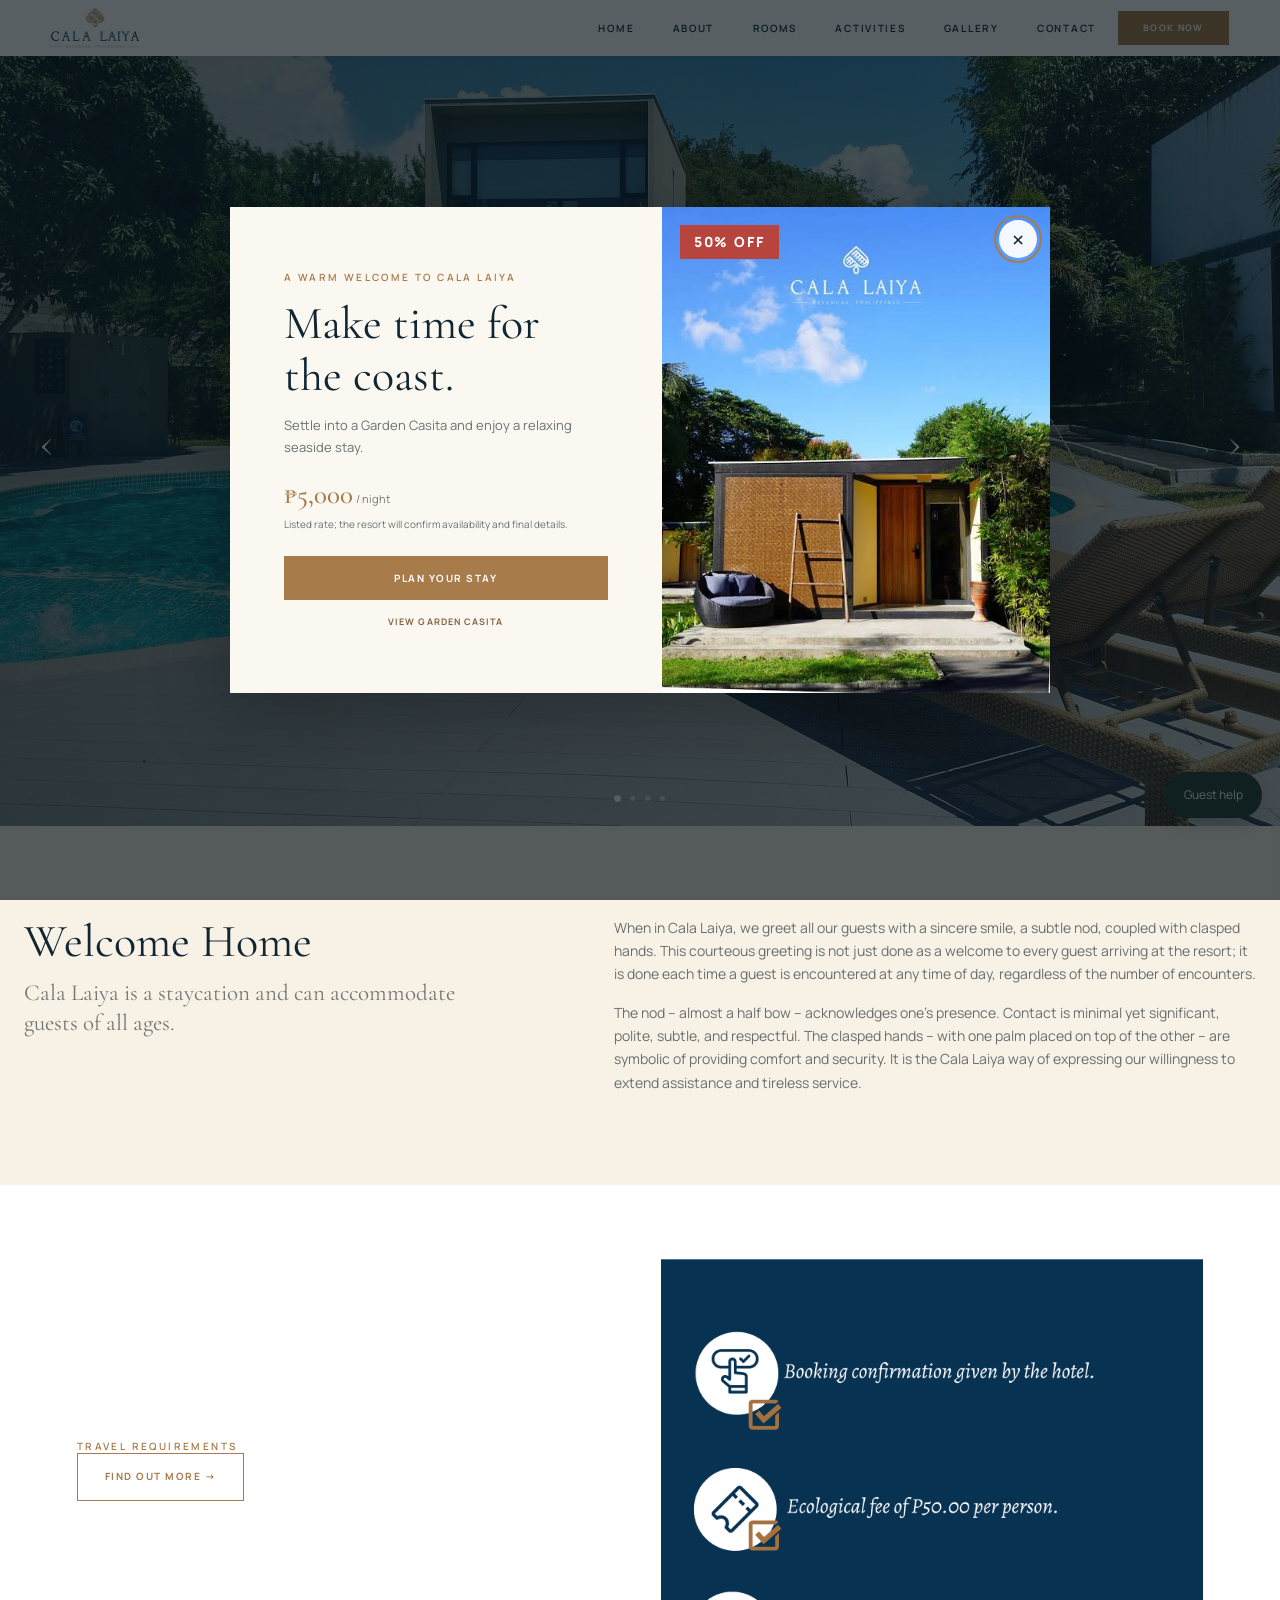
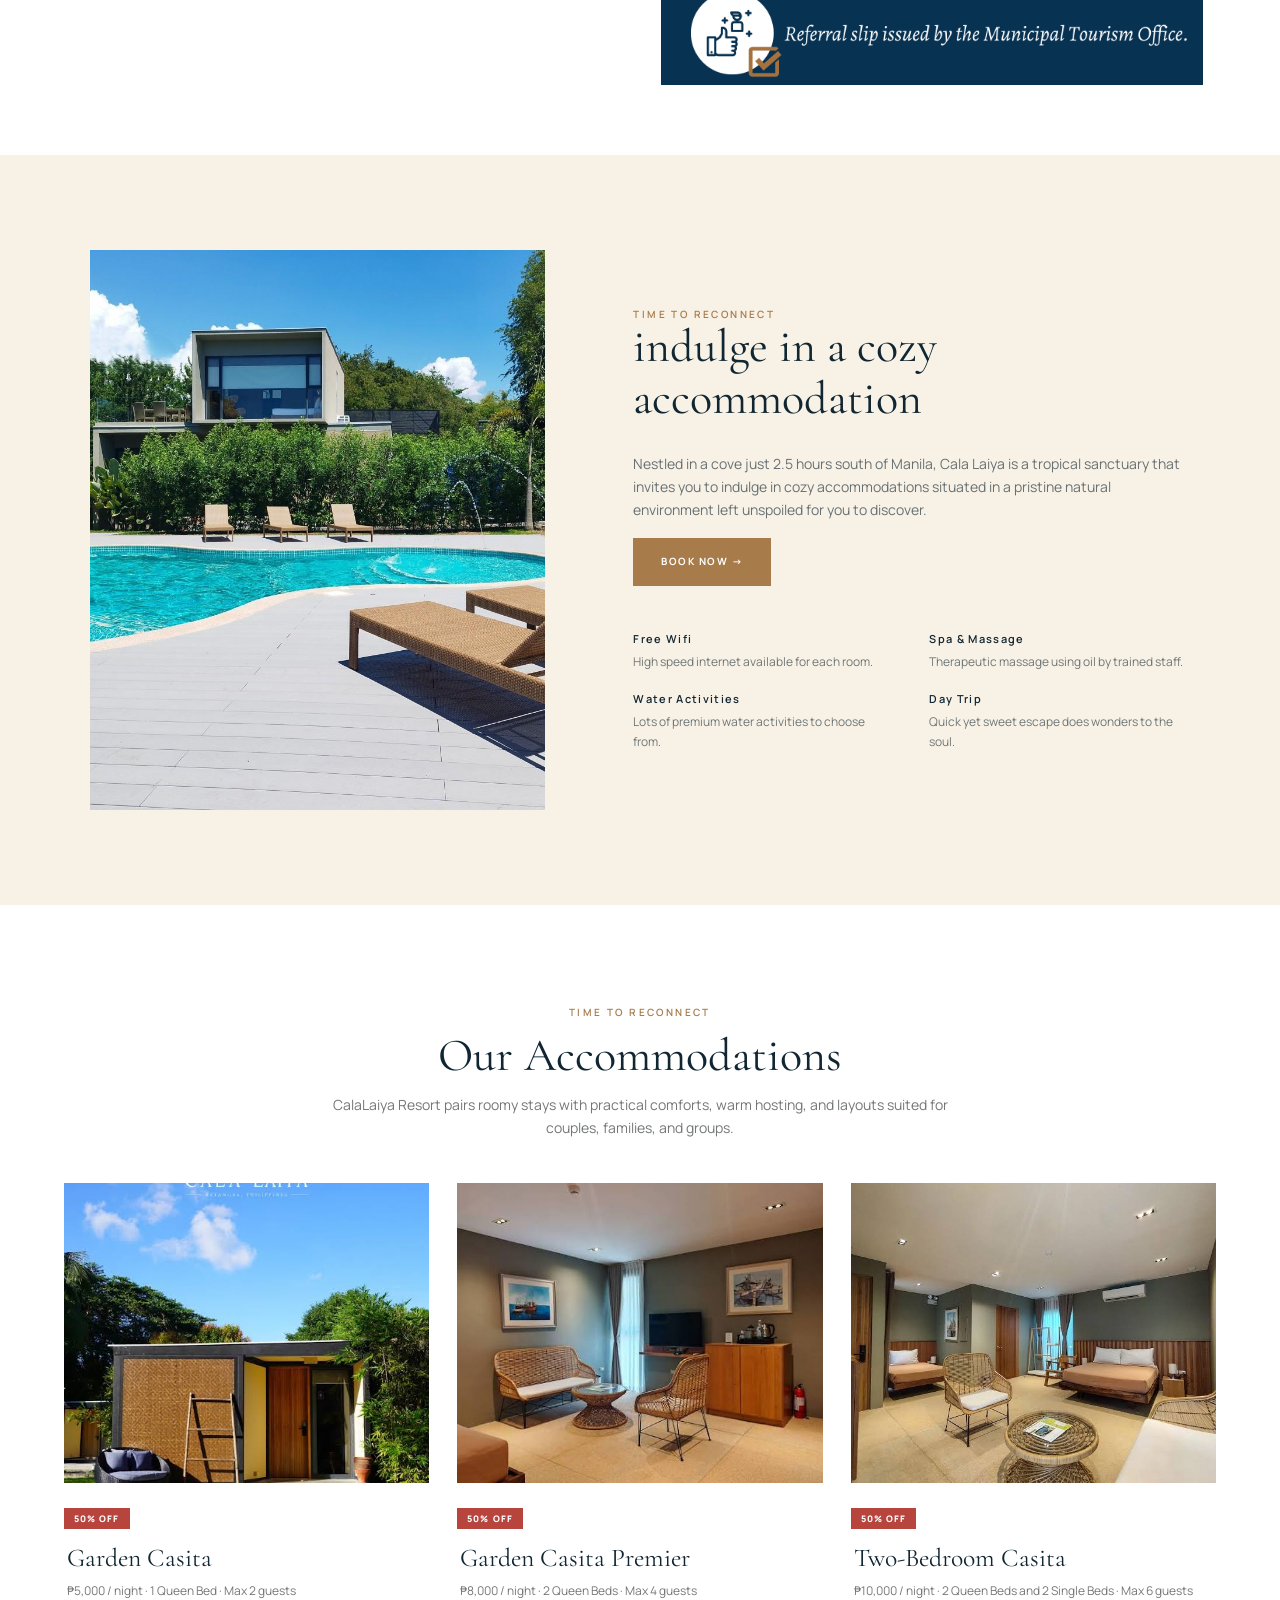
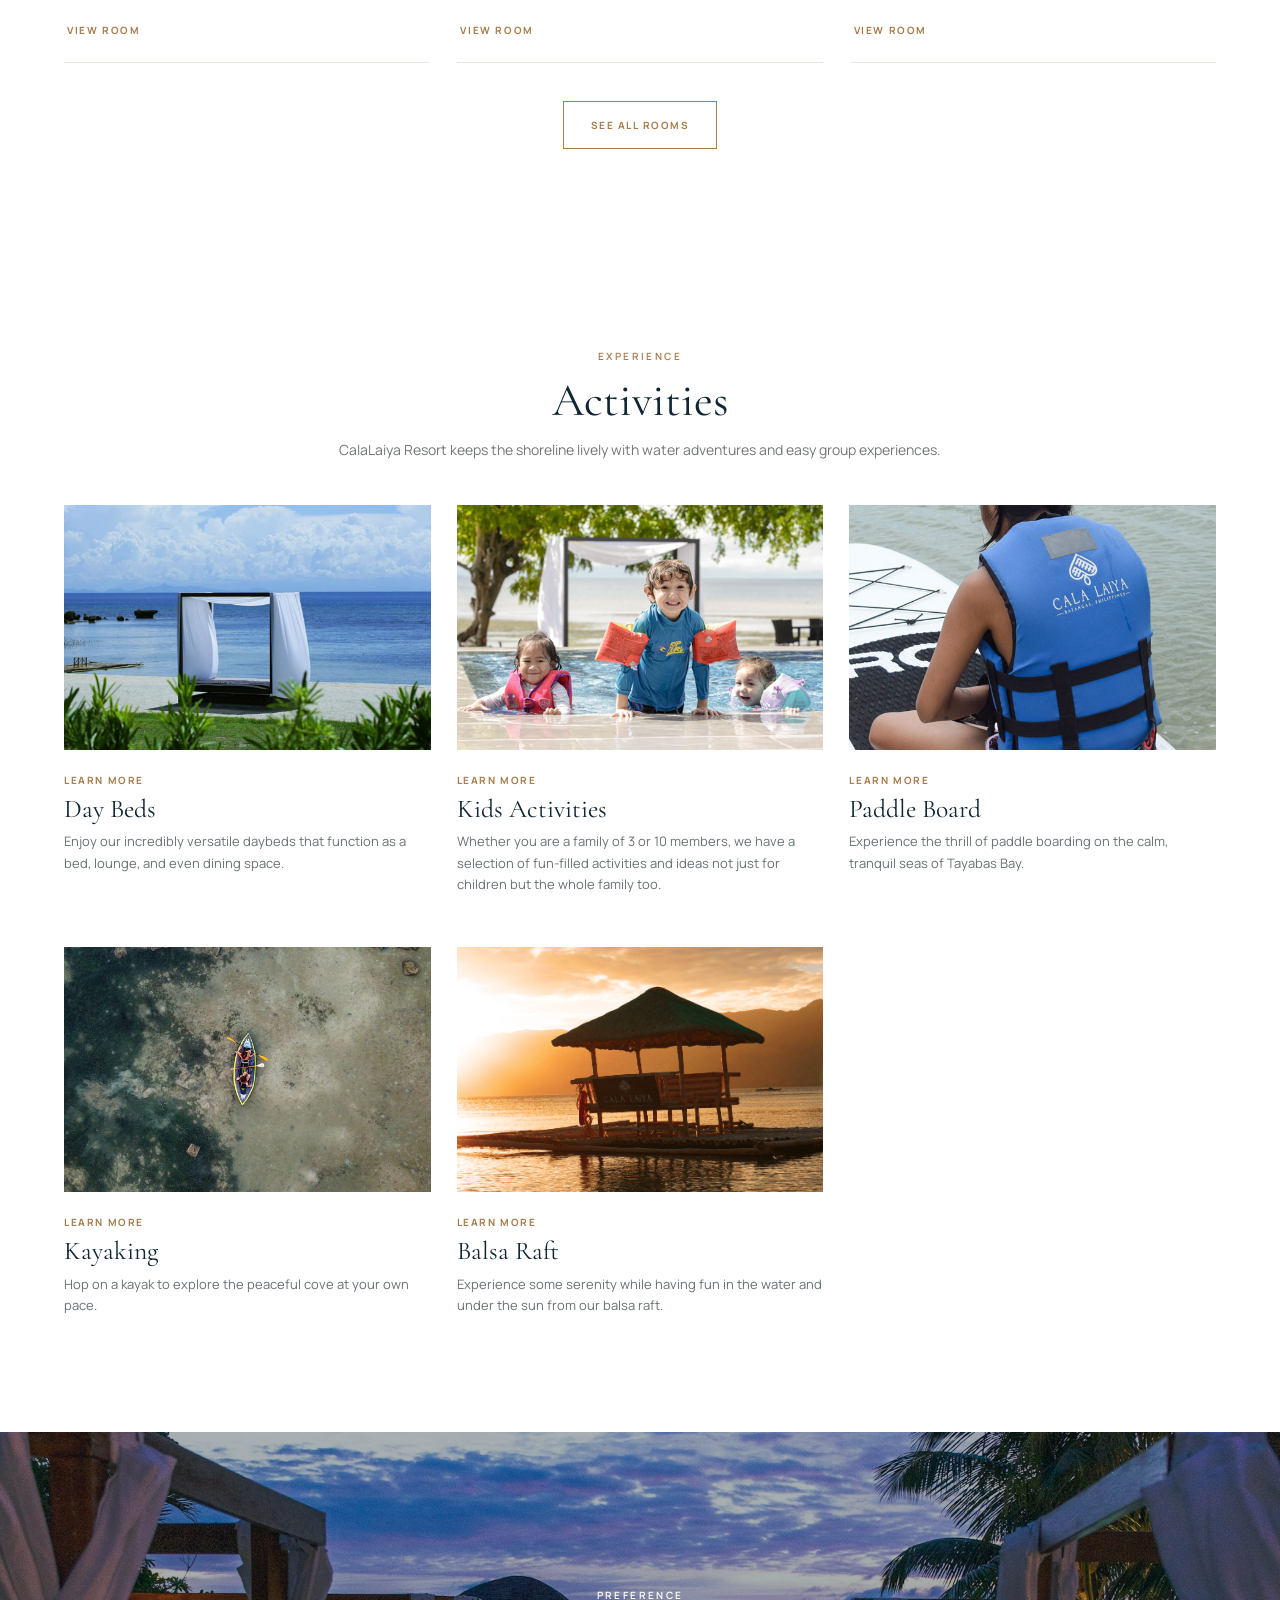
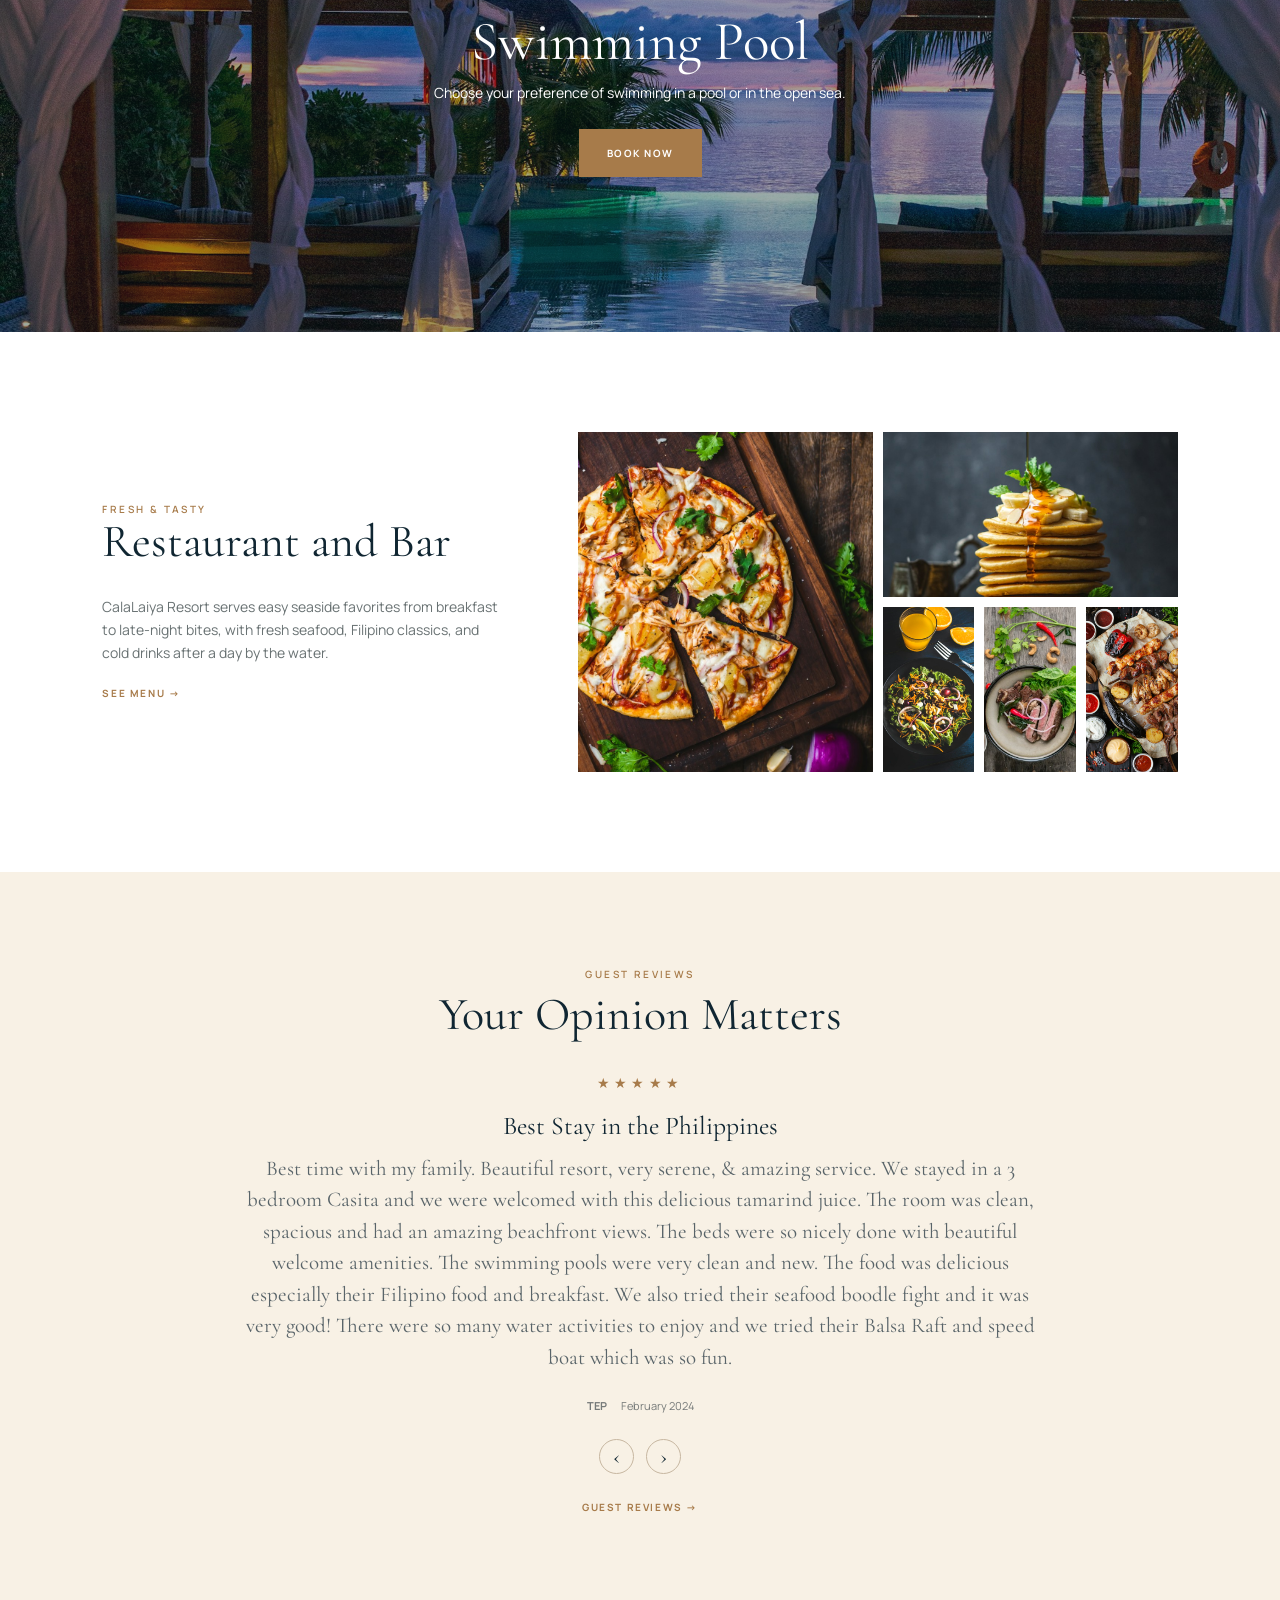
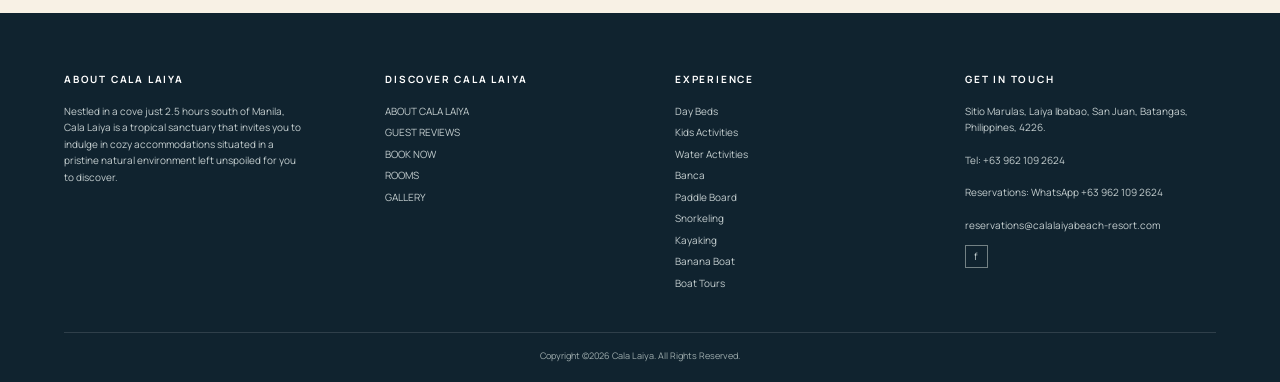
<file: index.html>
<!doctype html>
<html lang="en">
  <head>
    <meta charset="utf-8" />
    <meta name="viewport" content="width=device-width, initial-scale=1" />
    <meta name="theme-color" content="#102632" />
    <meta
      name="description"
      content="Cala Laiya Beach Resort is a coastal retreat in Laiya, Batangas with room bookings, flexible payments, and a calmer seaside experience."
    />
    <meta property="og:title" content="Cala Laiya Beach Resort" />
    <meta
      property="og:description"
      content="Cala Laiya Beach Resort is a coastal retreat in Laiya, Batangas with room bookings, flexible payments, and a calmer seaside experience."
    />
    <meta property="og:type" content="website" />
    <title>Cala Laiya Beach Resort</title>
    <link rel="preconnect" href="https://fonts.googleapis.com" />
    <link rel="preconnect" href="https://fonts.gstatic.com" crossorigin />
    <link
      href="https://fonts.googleapis.com/css2?family=Cormorant+Garamond:wght@400;500;600;700&family=Manrope:wght@400;500;600;700;800&display=swap"
      rel="stylesheet"
    />
    <link rel="stylesheet" href="/styles.css" />
    <script src="/api-config.js"></script>
    <script defer src="/app.js"></script>
  </head>
  <body>
    <div id="app"></div>
  </body>
</html>
</file>
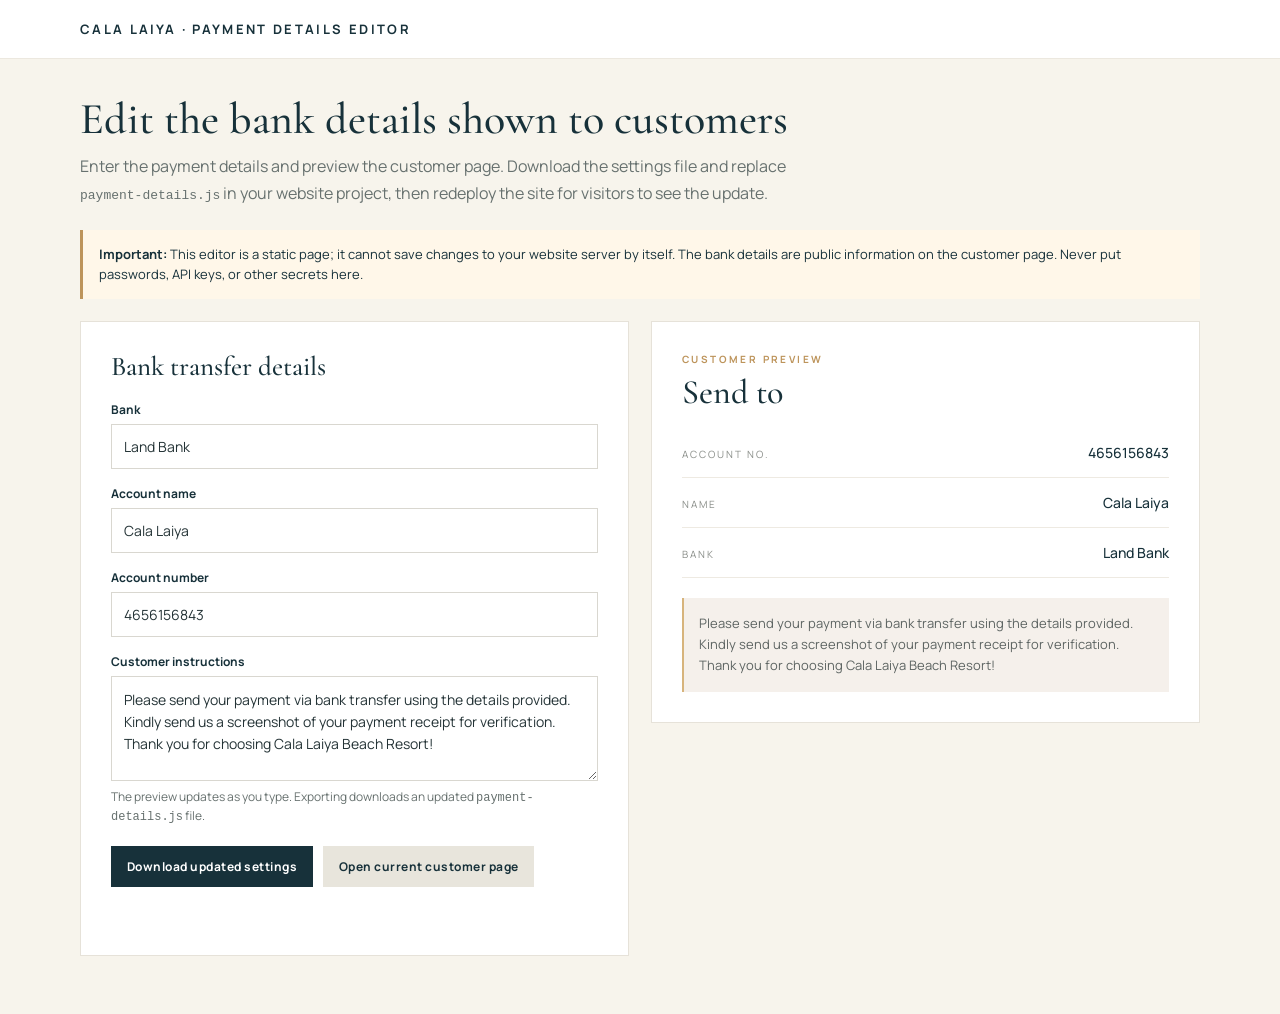
<file: payment-editor.html>
<!doctype html>
<html lang="en">
  <head>
    <meta charset="utf-8" />
    <meta name="viewport" content="width=device-width, initial-scale=1" />
    <meta name="theme-color" content="#102632" />
    <title>Payment Details Editor | Cala Laiya</title>
    <link rel="preconnect" href="https://fonts.googleapis.com" />
    <link rel="preconnect" href="https://fonts.gstatic.com" crossorigin />
    <link href="https://fonts.googleapis.com/css2?family=Cormorant+Garamond:wght@400;500;600&family=Manrope:wght@400;500;600;700&display=swap" rel="stylesheet" />
    <style>
      :root { --ink: #17313a; --muted: #67716f; --gold: #bd945b; --paper: #f7f4ec; --line: #e6e2d9; }
      * { box-sizing: border-box; }
      body { margin: 0; background: var(--paper); color: var(--ink); font-family: Manrope, Arial, sans-serif; }
      header { background: #fff; border-bottom: 1px solid #ece8df; padding: 20px max(20px, calc((100vw - 1120px) / 2)); }
      .brand { letter-spacing: .18em; font-size: 13px; font-weight: 700; }
      main { width: min(1120px, calc(100% - 32px)); margin: 36px auto 60px; }
      h1 { font: 500 clamp(32px, 5vw, 44px)/1.1 "Cormorant Garamond", Georgia, serif; margin: 0 0 10px; }
      .intro { color: var(--muted); line-height: 1.65; margin: 0 0 24px; max-width: 760px; }
      .notice { background: #fff7e9; border-left: 3px solid var(--gold); padding: 14px 16px; line-height: 1.55; font-size: 13px; margin-bottom: 22px; }
      .grid { display: grid; grid-template-columns: minmax(0, 1fr) minmax(0, 1fr); gap: 22px; align-items: start; }
      .panel { background: #fff; border: 1px solid var(--line); padding: clamp(20px, 3vw, 30px); }
      h2 { font: 500 27px/1.1 "Cormorant Garamond", Georgia, serif; margin: 0 0 20px; }
      label { display: block; font-size: 12px; font-weight: 700; margin: 16px 0 6px; }
      input, textarea { display: block; width: 100%; border: 1px solid #d9d7d0; background: #fff; color: #243336; padding: 12px; font: inherit; font-size: 14px; }
      textarea { min-height: 105px; resize: vertical; line-height: 1.55; }
      .help { font-size: 12px; color: var(--muted); margin-top: 7px; line-height: 1.5; }
      .buttons { display: flex; flex-wrap: wrap; gap: 10px; margin-top: 20px; }
      button, .linkbtn { cursor: pointer; border: 0; background: var(--ink); color: #fff; padding: 12px 16px; font: inherit; font-size: 12px; font-weight: 700; text-decoration: none; letter-spacing: .04em; }
      .secondary { background: #e8e5dc; color: var(--ink); }
      .eyebrow { color: var(--gold); font-size: 10px; letter-spacing: .24em; text-transform: uppercase; font-weight: 700; }
      .preview h3 { margin: 10px 0 18px; font: 500 34px/1 "Cormorant Garamond", Georgia, serif; }
      .preview-row { display: flex; justify-content: space-between; align-items: baseline; gap: 14px; border-bottom: 1px solid #eeeae2; padding: 15px 0; }
      .preview-row span:first-child { color: #898d88; font-size: 10px; letter-spacing: .2em; text-transform: uppercase; }
      .preview-row strong { text-align: right; overflow-wrap: anywhere; font-size: 14px; font-weight: 500; }
      .preview-note { background: #f5f0eb; border-left: 2px solid #d7b47c; color: #5d6462; padding: 15px; margin-top: 20px; white-space: pre-wrap; font-size: 13px; line-height: 1.65; }
      .result { margin-top: 14px; min-height: 24px; color: #436b4d; font-size: 13px; line-height: 1.5; }
      @media (max-width: 760px) { .grid { grid-template-columns: 1fr; } }
    </style>
    <script src="./payment-details.js"></script>
  </head>
  <body>
    <header><div class="brand">CALA LAIYA · PAYMENT DETAILS EDITOR</div></header>
    <main>
      <h1>Edit the bank details shown to customers</h1>
      <p class="intro">Enter the payment details and preview the customer page. Download the settings file and replace <code>payment-details.js</code> in your website project, then redeploy the site for visitors to see the update.</p>
      <div class="notice"><strong>Important:</strong> This editor is a static page; it cannot save changes to your website server by itself. The bank details are public information on the customer page. Never put passwords, API keys, or other secrets here.</div>
      <div class="grid">
        <section class="panel" aria-labelledby="form-heading">
          <h2 id="form-heading">Bank transfer details</h2>
          <label for="bank">Bank</label><input id="bank" autocomplete="off" />
          <label for="accountName">Account name</label><input id="accountName" autocomplete="off" />
          <label for="accountNumber">Account number</label><input id="accountNumber" inputmode="numeric" autocomplete="off" />
          <label for="instructions">Customer instructions</label><textarea id="instructions"></textarea>
          <p class="help">The preview updates as you type. Exporting downloads an updated <code>payment-details.js</code> file.</p>
          <div class="buttons">
            <button id="download" type="button">Download updated settings</button>
            <a class="linkbtn secondary" href="./payment-instructions.html" target="_blank" rel="noopener">Open current customer page</a>
          </div>
          <div class="result" id="result" role="status" aria-live="polite"></div>
        </section>
        <section class="panel preview" aria-labelledby="preview-heading">
          <div class="eyebrow">Customer Preview</div>
          <h3 id="preview-heading">Send to</h3>
          <div class="preview-row"><span>Account No.</span><strong id="preview-number"></strong></div>
          <div class="preview-row"><span>Name</span><strong id="preview-account-name"></strong></div>
          <div class="preview-row"><span>Bank</span><strong id="preview-bank"></strong></div>
          <div class="preview-note" id="preview-instructions"></div>
        </section>
      </div>
    </main>
    <script>
      (() => {
        const defaults = window.CALA_PAYMENT_DETAILS || {};
        const fields = {
          bank: document.getElementById("bank"),
          accountName: document.getElementById("accountName"),
          accountNumber: document.getElementById("accountNumber"),
          instructions: document.getElementById("instructions"),
        };
        for (const [key, field] of Object.entries(fields)) field.value = defaults[key] || "";
        const preview = () => {
          document.getElementById("preview-number").textContent = fields.accountNumber.value || "—";
          document.getElementById("preview-account-name").textContent = fields.accountName.value || "—";
          document.getElementById("preview-bank").textContent = fields.bank.value || "—";
          document.getElementById("preview-instructions").textContent = fields.instructions.value || "";
        };
        Object.values(fields).forEach((field) => field.addEventListener("input", preview));
        preview();
        document.getElementById("download").addEventListener("click", () => {
          const data = Object.fromEntries(Object.entries(fields).map(([key, field]) => [key, field.value.trim()]));
          if (!data.bank || !data.accountName || !data.accountNumber) {
            document.getElementById("result").textContent = "Please fill in the bank, account name, and account number before downloading.";
            return;
          }
          const js = "// Public payment details displayed to visitors. These values are not secret.\\n// Replace this file in the website project and redeploy to publish changes.\\nwindow.CALA_PAYMENT_DETAILS = " + JSON.stringify(data, null, 2) + ";\\n";
          const url = URL.createObjectURL(new Blob([js], { type: "text/javascript;charset=utf-8" }));
          const link = document.createElement("a");
          link.href = url;
          link.download = "payment-details.js";
          document.body.appendChild(link);
          link.click();
          link.remove();
          URL.revokeObjectURL(url);
          document.getElementById("result").textContent = "Downloaded payment-details.js. Replace the existing file in your site project, upload/redeploy the project, and then check /payment-instructions.html.";
        });
      })();
    </script>
  </body>
</html>
</file>
<file: styles.css>
@import url("https://fonts.googleapis.com/css2?family=Cormorant+Garamond:wght@400;500;600;700&family=Manrope:wght@400;500;600;700;800&display=swap" );
:root {
  --ink: #102632;
  --deep: #10232f;
  --sea: #527c7a;
  --sand: #a77b4a;
  --cream: #f8f1e5;
  --paper: #fff;
  --muted: #767a79;
  --line: #e9e5de;
  --max: 1320px;
  --serif: "Cormorant Garamond", Georgia, serif;
  --sans: "Manrope", Arial, sans-serif;
  --header-h: 56px;
}
* {
  box-sizing: border-box;
}
html {
  scroll-behavior: smooth;
}
body {
  margin: 0;
  padding-top: var(--header-h);
  color: var(--ink);
  background: #fff;
  font-family: var(--sans);
  font-size: 14px;
  line-height: 1.65;
}
img {
  display: block;
  max-width: 100%;
}
a {
  color: inherit;
  text-decoration: none;
}
button,
input,
textarea,
select {
  font: inherit;
}
button {
  color: inherit;
}
button:focus-visible,
a:focus-visible,
input:focus-visible,
textarea:focus-visible,
select:focus-visible {
  outline: 2px solid var(--sand);
  outline-offset: 3px;
}
p {
  margin: 0.5rem 0 1rem;
}
h1,
h2,
h3 {
  font-family: var(--serif);
  font-weight: 400;
  line-height: 1.12;
  margin: 0 0 0.6em;
}
h1 {
  font-size: clamp(38px, 5vw, 68px);
}
h2 {
  font-size: clamp(30px, 3.6vw, 47px);
}
h3 {
  font-size: clamp(20px, 2vw, 27px);
}
.site-header {
  height: var(--header-h);
  padding: 0 clamp(18px, 4vw, 58px);
  display: flex;
  align-items: center;
  justify-content: space-between;
  gap: 22px;
  position: fixed;
  left: 0;
  right: 0;
  top: 0;
  z-index: 1000;
  background: rgba(255, 255, 255, 0.96);
  box-shadow: 0 1px 8px rgba(12, 35, 42, 0.05);
}
.brand {
  display: flex;
  align-items: center;
  min-width: 120px;
}
.brand-logo {
  width: 88px;
  max-height: 42px;
  object-fit: contain;
}
.brand-mark {
  font-family: var(--serif);
  font-size: 17px;
  letter-spacing: 0.28em;
  white-space: nowrap;
  color: #232724;
}
.main-nav {
  display: flex;
  align-items: center;
  gap: clamp(18px, 3vw, 42px);
  margin-left: auto;
}
.main-nav a {
  font-size: 10px;
  font-weight: 600;
  letter-spacing: 0.17em;
  position: relative;
  padding: 8px 0;
}
.main-nav a:after {
  content: "";
  position: absolute;
  left: 0;
  right: 100%;
  bottom: 2px;
  height: 1px;
  background: var(--sand);
  transition: right 0.22s;
}
.main-nav a:hover:after,
.main-nav a.active:after {
  right: 0;
}
.button {
  min-height: 48px;
  padding: 13px 27px;
  display: inline-flex;
  align-items: center;
  justify-content: center;
  border: 1px solid var(--sand);
  background: var(--sand);
  color: #fff;
  font-size: 10px;
  font-weight: 700;
  letter-spacing: 0.15em;
  text-align: center;
  transition:
    background 0.2s,
    color 0.2s,
    border-color 0.2s;
  cursor: pointer;
}
.button:hover {
  background: #87613d;
  border-color: #87613d;
}
.button-small {
  min-height: 34px;
  padding: 9px 24px;
  font-size: 9px;
}
.button-outline {
  background: transparent;
  color: var(--sand);
}
.button-outline:hover {
  color: #fff;
}
.button:disabled {
  opacity: 0.48;
  cursor: not-allowed;
}
.menu-toggle {
  display: none;
  border: 0;
  background: transparent;
  width: 36px;
  height: 36px;
  padding: 8px;
  flex-direction: column;
  gap: 5px;
  justify-content: center;
}
.menu-toggle span {
  height: 1px;
  background: var(--ink);
  width: 100%;
}
main {
  min-height: 55vh;
}
.eyebrow {
  font-family: var(--sans);
  font-size: 10px;
  letter-spacing: 0.24em;
  font-weight: 600;
  line-height: 1.4;
  display: block;
}
.copper {
  color: var(--sand);
}
.small-note,
.muted {
  color: var(--muted);
  font-size: 12px;
}
.text-link {
  font-size: 10px;
  letter-spacing: 0.16em;
  font-weight: 700;
  color: var(--sand);
  display: inline-flex;
  align-items: center;
  gap: 8px;
}
.text-link:hover {
  color: var(--ink);
}
.section-heading {
  text-align: center;
  max-width: 760px;
  margin: 0 auto 44px;
  padding: 0 20px;
}
.section-heading p {
  max-width: 670px;
  margin: 0 auto;
  color: #737775;
}
.section-heading h2 {
  margin: 0.25em 0;
}
.home-hero {
  height: min(770px, calc(100vh - var(--header-h)));
  min-height: 520px;
  background-size: cover;
  background-position: center;
  display: grid;
  place-items: center;
  position: relative;
  color: #fff;
  text-align: center;
}
.hero-copy {
  padding: 35px 18px;
  text-shadow: 0 1px 12px rgba(0, 0, 0, 0.16);
}
.hero-copy .eyebrow {
  letter-spacing: 0.38em;
  font-size: 12px;
}
.hero-copy h1 {
  font-size: clamp(48px, 8vw, 93px);
  letter-spacing: 0.2em;
  margin: 12px 0 0 0;
  padding-left: 0.2em;
  font-weight: 400;
}
.hero-copy i {
  display: block;
  width: 46px;
  height: 1px;
  background: var(--sand);
  margin: 23px auto;
}
.hero-control {
  position: absolute;
  top: 50%;
  transform: translateY(-50%);
  border: 0;
  background: transparent;
  color: #fff;
  font: 300 50px var(--serif);
  width: 56px;
  height: 70px;
  cursor: pointer;
  transition: background 0.2s;
}
.hero-control:hover {
  background: rgba(0, 0, 0, 0.18);
}
.hero-control.previous {
  left: 18px;
}
.hero-control.next {
  right: 18px;
}
.hero-dots {
  position: absolute;
  bottom: 25px;
  display: flex;
  gap: 10px;
}
.hero-dot {
  border: 0;
  padding: 0;
  width: 5px;
  height: 5px;
  border-radius: 50%;
  background: rgba(255, 255, 255, 0.55);
  cursor: pointer;
}
.hero-dot.on {
  background: white;
  transform: scale(1.35);
}
.intro-section {
  padding: 90px 24px 75px;
  background: var(--cream);
  display: grid;
  grid-template-columns: minmax(220px, 0.85fr) minmax(300px, 1.15fr);
  gap: 9vw;
  align-items: start;
}
.intro-section .section-heading {
  text-align: left;
  margin: 0;
  padding: 0;
  max-width: 440px;
}
.intro-section .section-heading h2 {
  margin-top: 0;
}
.intro-section .section-heading p {
  font-family: var(--serif);
  font-size: 23px;
  line-height: 1.3;
}
.intro-text {
  max-width: 700px;
  color: #676f70;
}
.intro-text p:first-child {
  margin-top: 0;
}
.requirements {
  display: grid;
  grid-template-columns: 1fr 1.15fr;
  align-items: center;
  gap: 10%;
  padding: 70px max(calc((100% - var(--max)) / 2), 6vw);
  background: #fff;
}
.requirements h2 {
  margin: 10px 0 24px;
}
.requirements img {
  width: 100%;
  max-height: 430px;
  object-fit: cover;
}
.stay-section {
  padding: 95px clamp(24px, 7vw, 110px);
  display: grid;
  grid-template-columns: 0.9fr 1.1fr;
  gap: 8%;
  align-items: center;
  background: var(--cream);
}
.stay-photo img {
  width: 100%;
  height: 560px;
  object-fit: cover;
}
.stay-copy h2 {
  max-width: 610px;
}
.stay-copy > p {
  max-width: 620px;
  color: #677174;
}
.amenities {
  margin-top: 45px;
  display: grid;
  grid-template-columns: 1fr 1fr;
  gap: 20px 35px;
}
.amenities h3 {
  font: 600 11px var(--sans);
  letter-spacing: 0.12em;
  margin-bottom: 6px;
}
.amenities p {
  font-size: 12px;
  color: #6f7777;
  margin: 0;
}
.rooms-preview,
.activities-preview {
  padding: 100px 5vw;
  text-align: center;
}
.preview-cards {
  max-width: var(--max);
  margin: 0 auto 38px;
  display: grid;
  grid-template-columns: repeat(3, 1fr);
  gap: 28px;
  text-align: left;
}
.preview-card {
  padding-bottom: 22px;
  border-bottom: 1px solid var(--line);
}
.preview-card img {
  width: 100%;
  height: 300px;
  object-fit: cover;
  margin-bottom: 22px;
  transition: transform 0.4s;
}
.preview-card > a:first-child {
  display: block;
  overflow: hidden;
}
.preview-card > a:first-child:hover img {
  transform: scale(1.035);
}
.preview-card > .eyebrow,
.preview-card h3,
.preview-card p,
.preview-card > .text-link {
  margin-left: 3px;
  margin-right: 3px;
}
.preview-card h3 {
  margin-top: 7px;
  margin-bottom: 4px;
}
.preview-card p {
  color: #777;
  font-size: 12px;
}
.activity-cards {
  max-width: var(--max);
  margin: 0 auto;
  display: grid;
  grid-template-columns: repeat(3, 1fr);
  gap: 35px 26px;
  text-align: left;
}
.activity-card img {
  width: 100%;
  height: 245px;
  object-fit: cover;
  margin-bottom: 17px;
}
.activity-card h3 {
  margin: 5px 0;
}
.activity-card p {
  color: #687173;
  font-size: 13px;
}
.pool-feature {
  min-height: 500px;
  background-size: cover;
  background-position: center;
  display: grid;
  place-items: center;
  text-align: center;
  color: #fff;
  padding: 70px 22px;
}
.pool-feature h2 {
  font-size: 55px;
  margin: 9px 0;
}
.pool-feature p {
  max-width: 420px;
  margin: 0 auto 25px;
}
.restaurant-section {
  padding: 100px clamp(24px, 8vw, 120px);
  display: grid;
  grid-template-columns: 0.8fr 1.2fr;
  gap: 7%;
  align-items: center;
}
.restaurant-copy h2 {
  max-width: 400px;
}
.restaurant-copy p {
  max-width: 440px;
  color: #697273;
}
.food-grid {
  display: grid;
  grid-template-columns: repeat(6, 1fr);
  grid-template-rows: 165px 165px;
  gap: 10px;
}
.food-grid img {
  width: 100%;
  height: 100%;
  object-fit: cover;
}
.food-grid img:first-child {
  grid-column: span 3;
  grid-row: span 2;
}
.food-grid img:nth-child(2) {
  grid-column: span 3;
}
.food-grid img:nth-child(n + 3) {
  grid-column: span 1;
}
.reviews-section {
  background: var(--cream);
  padding: 95px 20px;
  text-align: center;
}
.reviews-section h2 {
  margin: 8px 0 30px;
}
.review-card {
  max-width: 810px;
  margin: 0 auto 20px;
}
.stars {
  color: var(--sand);
  letter-spacing: 0.3em;
}
.review-card h3 {
  margin: 18px 0 12px;
}
.review-card > p {
  font-family: var(--serif);
  font-size: 21px;
  line-height: 1.5;
  color: #596469;
}
.review-meta {
  display: flex;
  justify-content: center;
  gap: 14px;
  font-size: 11px;
  color: var(--muted);
  margin: 24px;
}
.review-controls {
  display: flex;
  justify-content: center;
  gap: 12px;
  margin: 20px;
}
.review-controls button {
  width: 35px;
  height: 35px;
  border: 1px solid #c7b7a1;
  background: transparent;
  border-radius: 50%;
  font: 24px var(--serif);
  cursor: pointer;
}
.page-banner {
  height: 390px;
  position: relative;
  display: flex;
  align-items: flex-end;
  justify-content: center;
  background-color: var(--cream);
  text-align: center;
  overflow: hidden;
}
.page-banner .banner-photo {
  position: absolute;
  inset: 0 0 auto;
  height: 58%;
  background-size: cover;
  background-repeat: no-repeat;
}
.page-banner .banner-copy {
  position: relative;
  z-index: 1;
  width: 100%;
  padding: 27px 18px 33px;
  background: var(--cream);
  min-height: 155px;
  display: flex;
  flex-direction: column;
  align-items: center;
  justify-content: center;
}
.page-banner .banner-copy h1 {
  font-size: clamp(34px, 4vw, 50px);
  margin: 4px 0;
}
.page-banner .banner-copy p {
  font: 22px var(--serif);
  color: var(--sand);
  margin: 0;
}
.page-banner .eyebrow {
  font-size: 9px;
  letter-spacing: 0.26em;
  color: var(--sand);
}
.page-banner .banner-foot {
  font-size: 8px;
  margin-top: 10px;
}
.page-banner.has-image {
  background-color: var(--cream);
}
.casitas-section {
  padding: 48px 5vw 95px;
}
.casitas-section .section-heading {
  margin-bottom: 35px;
}
.casita-grid {
  max-width: var(--max);
  margin: auto;
  display: grid;
  grid-template-columns: repeat(3, 1fr);
  gap: 26px 24px;
}
.casita-card {
  position: relative;
}
.casita-card > img {
  width: 100%;
  height: 210px;
  object-fit: cover;
}
.capacity {
  position: absolute;
  left: 0;
  right: 0;
  top: calc(210px - 32px);
  height: 32px;
  background: rgba(0, 0, 0, 0.45);
  color: white;
  padding: 0 10px;
  display: flex;
  align-items: center;
  justify-content: space-between;
  font-size: 9px;
}
.casita-caption {
  display: flex;
  align-items: center;
  justify-content: space-between;
  padding: 13px 5px;
}
.casita-caption h3 {
  font-size: 19px;
  margin: 0;
}
.casita-caption .text-link {
  font-size: 8px;
}
.about-explore {
  padding: 30px 6vw 90px;
  display: grid;
  grid-template-columns: 1fr 1fr;
  gap: 7%;
  align-items: center;
}
.about-photo {
  position: relative;
}
.about-photo img {
  height: 450px;
  width: 100%;
  object-fit: cover;
}
.about-photo .button {
  position: absolute;
  bottom: 25px;
  left: 25px;
}
.about-explore h2 {
  font-size: clamp(27px, 3vw, 39px);
}
.about-explore p {
  color: #687173;
}
.facilities {
  padding: 70px 6vw 95px;
  background: var(--cream);
  display: grid;
  grid-template-columns: 0.75fr 1.25fr;
  gap: 5%;
}
.facilities img {
  width: 100%;
  height: 260px;
  object-fit: cover;
  margin-bottom: 20px;
}
.facilities h2,
.facilities h3 {
  margin: 8px 0;
}
.facility-pair {
  display: grid;
  grid-template-columns: 1fr 1fr;
  gap: 25px;
}
.facility-pair img {
  height: 190px;
}
.facility-pair p {
  font-size: 12px;
  color: #6f7676;
}
.puppy-section {
  padding: 90px 7vw;
  display: grid;
  grid-template-columns: 1fr 1fr;
  gap: 9%;
  align-items: center;
}
.puppy-section p {
  color: #697273;
}
.puppy-section img {
  width: 100%;
  height: 390px;
  object-fit: cover;
}
.rooms-list {
  max-width: var(--max);
  margin: auto;
  padding: 55px 5vw 85px;
}
.room-rate-intro {
  max-width: 850px;
  margin: 0 auto 44px;
  padding: 18px 20px;
  background: var(--cream);
  color: var(--ink);
  font: 19px/1.5 var(--serif);
  text-align: center;
}
.room-category {
  margin-bottom: 52px;
}
.room-category-heading {
  margin: 0 0 28px;
  padding-bottom: 13px;
  border-bottom: 1px solid var(--line);
}
.room-category-heading h2 {
  margin: 5px 0 0;
  font-size: clamp(27px, 3vw, 36px);
}
.room-facts {
  margin: 16px 0 10px;
  padding-left: 18px;
  color: #697173;
  font-size: 12px;
}
.room-facts li {
  margin: 5px 0;
}
.room-guest-rates {
  color: #596365;
  font-size: 11px;
  line-height: 1.8;
}
.additional-guest-panel {
  max-width: 850px;
  margin: 30px auto;
  padding: clamp(22px, 4vw, 38px);
  background: var(--cream);
}
.additional-guest-panel h2 {
  margin: 0 0 12px;
  font-size: clamp(28px, 3vw, 38px);
}
.additional-guest-panel ul {
  padding-left: 20px;
  color: #586467;
  line-height: 1.9;
}
.room-choice-extra {
  color: #697173;
  font-size: 10px;
  line-height: 1.6;
}
.room-card {
  display: grid;
  grid-template-columns: 0.8fr 1.2fr;
  gap: 8%;
  padding: 0 0 55px;
  margin: 0 0 55px;
  border-bottom: 1px solid var(--line);
  align-items: start;
}
.room-card.reverse {
  grid-template-columns: 1.2fr 0.8fr;
}
.room-card.reverse .room-copy {
  order: 2;
}
.room-card.reverse .room-image {
  order: 1;
}
.room-copy h2 {
  font-size: 35px;
  margin: 0.35em 0;
}
.room-price {
  font-size: 18px;
  color: var(--sand);
  font-weight: 700;
  margin: 0;
}
.room-price small {
  font-size: 11px;
  color: #777;
  font-weight: 400;
}
.room-copy p {
  margin: 0.4rem 0;
}
.room-copy h3 {
  font: 700 10px var(--sans);
  letter-spacing: 0.13em;
  margin: 18px 0 5px;
}
.compact-list {
  margin: 0;
  padding-left: 18px;
  color: #697173;
  font-size: 12px;
  columns: 2;
  column-gap: 25px;
}
.compact-list li {
  break-inside: avoid;
  margin: 1px 0;
}
.room-image {
  display: block;
  position: relative;
  overflow: hidden;
}
.room-image img {
  width: 100%;
  height: 430px;
  object-fit: cover;
  transition: transform 0.4s;
}
.room-image:hover img {
  transform: scale(1.02);
}
.image-count {
  position: absolute;
  right: 15px;
  bottom: 15px;
  color: white;
  text-shadow: 0 1px 4px #000;
}
.room-actions {
  display: flex;
  gap: 30px;
  margin: 18px 0 10px;
}
.room-actions a {
  font-size: 9px;
}
.room-copy .small-note {
  font-size: 10px;
}
.detail-layout {
  max-width: var(--max);
  margin: 65px auto 90px;
  padding: 0 5vw;
  display: grid;
  grid-template-columns: 1.15fr 0.85fr;
  gap: 7%;
  align-items: start;
}
.detail-gallery {
  display: grid;
  grid-template-columns: 1fr 1fr;
  gap: 12px;
}
.detail-photo {
  border: 0;
  padding: 0;
  background: transparent;
  cursor: zoom-in;
}
.detail-photo:first-child {
  grid-column: span 2;
}
.detail-photo img {
  width: 100%;
  height: auto;
  object-fit: contain;
  background: #f6f1e8;
}
.detail-photo:first-child img {
  height: auto;
  max-height: 560px;
  object-fit: contain;
}
.detail-copy h2 {
  font-size: 38px;
  margin: 8px 0;
}
.detail-copy h3 {
  font: 700 11px var(--sans);
  letter-spacing: 0.12em;
  margin: 20px 0 8px;
}
.detail-copy ul {
  padding-left: 18px;
  font-size: 12px;
  color: #677174;
}
.detail-copy .button {
  margin-top: 14px;
}
.activities-list {
  max-width: var(--max);
  margin: auto;
  padding: 55px 5vw 90px;
}
.activity-row {
  display: grid;
  grid-template-columns: 1fr 1fr;
  gap: 6%;
  align-items: center;
  padding: 0 0 55px;
  margin-bottom: 55px;
  border-bottom: 1px solid var(--line);
}
.activity-row.reverse .activity-photo {
  order: 2;
}
.activity-row.reverse .activity-copy {
  order: 1;
}
.activity-photo {
  position: relative;
}
.activity-photo > img {
  width: 100%;
  height: 340px;
  object-fit: cover;
}
.see-gallery {
  position: absolute;
  bottom: 18px;
  left: 50%;
  transform: translateX(-50%);
  border: 0;
  background: #fff;
  color: var(--ink);
  padding: 12px 24px;
  font-size: 9px;
  letter-spacing: 0.17em;
  font-weight: 700;
  cursor: pointer;
}
.activity-copy h2 {
  font-size: 34px;
  margin: 0.35em 0;
}
.activity-copy p {
  color: #697173;
}
.activity-extra {
  white-space: pre-line;
}
.gallery-grid {
  padding: 35px 5vw 75px;
  max-width: var(--max);
  margin: auto;
  columns: 4;
  column-gap: 14px;
}
.gallery-item {
  display: inline-block;
  width: 100%;
  margin: 0 0 14px;
  padding: 0;
  border: 0;
  background: #fff;
  position: relative;
  cursor: zoom-in;
  overflow: hidden;
  break-inside: avoid;
}
.gallery-item img {
  width: 100%;
  height: auto;
  object-fit: contain;
  transition: transform 0.4s;
}
.gallery-item:hover img {
  transform: scale(1.04);
}
.gallery-item span {
  position: absolute;
  right: 14px;
  bottom: 9px;
  font: 32px var(--serif);
  color: white;
  text-shadow: 0 1px 5px #000;
}
.lightbox {
  position: fixed;
  inset: 0;
  background: rgba(4, 15, 20, 0.94);
  z-index: 3000;
  display: grid;
  place-items: center;
  padding: 40px;
}
.lightbox img {
  max-width: min(90vw, 1200px);
  max-height: 82vh;
  object-fit: contain;
}
.lightbox button {
  position: absolute;
  border: 0;
  background: transparent;
  color: white;
  cursor: pointer;
  font: 48px var(--serif);
}
.lightbox-close {
  right: 28px;
  top: 12px;
}
.lightbox-prev {
  left: 20px;
  top: 50%;
  transform: translateY(-50%);
}
.lightbox-next {
  right: 20px;
  top: 50%;
  transform: translateY(-50%);
}
.lightbox-count {
  position: absolute;
  bottom: 18px;
  color: white;
  font-size: 12px;
}
.contact-section {
  padding: 60px 6vw 90px;
  background: #f8f5ed;
  display: grid;
  grid-template-columns: 1fr 1fr;
  gap: 9%;
}
.contact-details h2,
.contact-form h2 {
  font-size: 32px;
  margin-bottom: 12px;
}
.contact-details p,
.contact-form p {
  font-size: 12px;
  color: #6f7574;
}
.contact-details h3 {
  font: 700 11px var(--sans);
  letter-spacing: 0.13em;
  margin: 30px 0 10px;
}
.contact-details ul {
  padding-left: 17px;
  font-size: 12px;
  color: #6f7574;
  line-height: 1.9;
}
.contact-form label {
  display: block;
  font-size: 9px;
  font-weight: 700;
  letter-spacing: 0.12em;
  color: var(--ink);
  margin: 15px 0;
}
.contact-form input,
.contact-form textarea,
.trip-card select {
  width: 100%;
  border: 1px solid #d8d3c9;
  background: transparent;
  padding: 12px 13px;
  display: block;
  margin-top: 7px;
  color: var(--ink);
  border-radius: 0;
}
.contact-form input {
  height: 43px;
}
.contact-form textarea {
  resize: vertical;
}
.form-pair {
  display: grid;
  grid-template-columns: 1fr 1fr;
  gap: 14px;
}
.contact-form .small-note {
  font-size: 10px;
}
.booking-hero {
  height: 300px;
  background-size: cover;
  background-position: center;
  display: flex;
  align-items: flex-end;
  padding: 35px max(calc((100% - var(--max)) / 2), 5vw);
  color: white;
}
.booking-hero h1 {
  font-size: 42px;
  margin: 5px 0;
}
.booking-intro-note {
  max-width: 560px;
  margin: 8px 0 0;
  padding: 10px 14px;
  background: rgba(255, 255, 255, 0.92);
  color: var(--ink);
  font-size: 13px;
}
.booking-hero .eyebrow {
  color: #f3dfbf;
}
.booking-steps {
  max-width: var(--max);
  margin: auto;
  padding: 15px 5vw;
  display: flex;
  gap: 10px;
  border-bottom: 1px solid var(--line);
}
.booking-steps span {
  min-width: 130px;
  padding: 7px 10px;
  font-size: 10px;
  color: #999;
  display: flex;
  align-items: center;
  gap: 9px;
}
.booking-steps b {
  width: 22px;
  height: 22px;
  border-radius: 50%;
  display: grid;
  place-items: center;
  background: #eee;
  font-size: 10px;
}
.booking-steps .current {
  color: var(--sand);
  border-bottom: 2px solid var(--sand);
}
.booking-steps .current b {
  background: var(--sand);
  color: #fff;
}
.booking-body {
  background: #f8f5ed;
  padding: 45px max(calc((100% - var(--max)) / 2), 5vw) 80px;
  display: grid;
  grid-template-columns: 1.35fr 0.9fr;
  gap: 5%;
  align-items: start;
}
.booking-body h2 {
  font-size: 25px;
  margin-bottom: 8px;
}
.booking-body > .muted {
  font-size: 12px;
}
.calendar-head {
  display: flex;
  align-items: center;
  justify-content: space-between;
  background: white;
  padding: 12px 18px;
  text-align: center;
  margin-top: 22px;
}
.calendar-head button {
  border: 0;
  background: transparent;
  font: 34px var(--serif);
  cursor: pointer;
}
.calendar-head h3 {
  font-size: 18px;
  margin: 3px 0;
}
.calendar-head .eyebrow {
  font-size: 8px;
}
.calendar-grid {
  background: #fff;
  display: grid;
  grid-template-columns: repeat(7, 1fr);
  gap: 1px;
  padding: 6px;
}
.day-name {
  font-size: 9px;
  text-align: center;
  padding: 10px 1px;
  color: #777;
}
.calendar-day,
.calendar-blank {
  aspect-ratio: 1;
  border: 0;
  background: white;
  display: grid;
  place-items: center;
  font-size: 11px;
  cursor: pointer;
}
.calendar-day:hover:not(:disabled) {
  background: #f5ead7;
}
.calendar-day:disabled {
  color: #d1d1d1;
  cursor: default;
}
.calendar-day.selected {
  background: var(--sand);
  color: white;
}
.calendar-day.in-range {
  background: #f1e7d7;
}
.calendar-legend {
  display: flex;
  gap: 18px;
  margin: 15px 5px;
  color: #888;
  font-size: 10px;
}
.calendar-legend span {
  display: flex;
  align-items: center;
  gap: 6px;
}
.calendar-legend i {
  display: block;
  width: 9px;
  height: 9px;
  border: 1px solid #ddd;
}
.legend-selected {
  background: var(--sand) !important;
}
.legend-range {
  background: #f1e7d7;
}
.legend-past {
  background: #eee;
}
.trip-card {
  background: #fff;
  padding: 23px 24px;
}
.trip-card h3 {
  font-size: 20px;
  margin-bottom: 20px;
}
.trip-card > div {
  padding: 10px 0;
  display: flex;
  flex-direction: column;
  border-bottom: 1px solid #eee;
}
.trip-card small {
  font-size: 9px;
  color: #8c908f;
  letter-spacing: 0.1em;
}
.trip-card strong {
  font: 500 14px var(--serif);
  margin-top: 3px;
}
.trip-card label {
  display: block;
  font-size: 9px;
  color: #888;
  letter-spacing: 0.08em;
  margin: 18px 0;
}
.trip-card select {
  padding: 11px;
  font-size: 12px;
  color: var(--ink);
}
.booking-choose {
  width: 100%;
  justify-content: space-between;
}
.selected-room {
  font-size: 12px;
}
.room-choice {
  grid-column: 1/-1;
}
.room-choice-card {
  background: #fff;
  padding: 16px;
  margin: 14px 0;
  display: grid;
  grid-template-columns: 140px 1fr auto;
  gap: 18px;
  align-items: center;
}
.room-choice-card img {
  height: 105px;
  width: 140px;
  object-fit: cover;
}
.room-choice-card h3 {
  font-size: 20px;
  margin: 0;
}
.room-choice-card p {
  font-size: 11px;
  color: #777;
}
.room-choice-card strong {
  font-size: 14px;
  color: var(--sand);
}
.site-footer {
  background: var(--deep);
  color: #ced3d2;
  padding: 55px 5vw 18px;
}
.footer-grid {
  max-width: var(--max);
  margin: auto;
  display: grid;
  grid-template-columns: 1.15fr 1fr 1fr 1.2fr;
  gap: 7%;
}
.footer-grid h3 {
  font: 700 10px var(--sans);
  letter-spacing: 0.18em;
  color: #fff;
  margin: 4px 0 17px;
}
.footer-grid p,
.footer-grid > a,
.footer-grid div > a {
  font-size: 10px;
  color: #c4cecf;
}
.footer-grid > div > a {
  display: block;
  margin: 5px 0;
}
.footer-grid a:hover {
  color: #fff;
}
.social a {
  width: 23px;
  height: 23px;
  border: 1px solid #738184;
  display: grid;
  place-items: center;
  margin-top: 12px;
}
.copyright {
  border-top: 1px solid rgba(255, 255, 255, 0.13);
  max-width: var(--max);
  margin: 36px auto 0;
  padding-top: 16px;
  text-align: center;
  font-size: 9px;
  color: #9eacad;
}
@media (min-width: 1500px) {
  .site-header {
    padding-left: max(calc((100% - 1420px) / 2), 4vw);
    padding-right: max(calc((100% - 1420px) / 2), 4vw);
  }
}
@media (max-width: 980px) {
  :root {
    --header-h: 58px;
  }
  .main-nav {
    gap: 17px;
  }
  .main-nav a {
    font-size: 9px;
  }
  .header-book {
    padding: 8px 14px;
  }
  .intro-section {
    gap: 5vw;
  }
  .stay-section,
  .restaurant-section {
    padding-left: 5vw;
    padding-right: 5vw;
  }
  .stay-photo img {
    height: 450px;
  }
  .amenities {
    gap: 14px;
  }
  .room-card,
  .room-card.reverse {
    grid-template-columns: 0.9fr 1.1fr;
    gap: 5%;
  }
  .room-image img {
    height: 365px;
  }
  .gallery-grid {
    columns: 3;
  }
  .footer-grid {
    gap: 4%;
  }
  .booking-body {
    padding-left: 4vw;
    padding-right: 4vw;
  }
}
@media (max-width: 720px) {
  :root {
    --header-h: 58px;
  }
  .site-header {
    padding: 0 18px;
    gap: 10px;
  }
  .brand-mark {
    font-size: 15px;
    letter-spacing: 0.22em;
  }
  .menu-toggle {
    display: flex;
    order: 3;
  }
  .header-book {
    margin-left: auto;
    margin-right: 4px;
  }
  .main-nav {
    display: none;
    position: absolute;
    top: var(--header-h);
    left: 0;
    right: 0;
    background: #fff;
    padding: 15px 22px 23px;
    box-shadow: 0 8px 16px #00000012;
    flex-direction: column;
    align-items: stretch;
    gap: 0;
  }
  .main-nav.open {
    display: flex;
  }
  .main-nav a {
    font-size: 11px;
    padding: 12px 2px;
    border-bottom: 1px solid #f1eee9;
  }
  .main-nav a:after {
    display: none;
  }
  .home-hero {
    min-height: 480px;
    height: calc(86vh - var(--header-h));
    max-height: 680px;
  }
  .hero-copy .eyebrow {
    font-size: 9px;
  }
  .hero-copy h1 {
    font-size: clamp(42px, 12vw, 70px);
    letter-spacing: 0.13em;
  }
  .hero-control {
    font-size: 38px;
    width: 40px;
  }
  .hero-control.previous {
    left: 3px;
  }
  .hero-control.next {
    right: 3px;
  }
  .intro-section {
    padding: 56px 24px;
    grid-template-columns: 1fr;
    gap: 22px;
  }
  .intro-section .section-heading p {
    font-size: 20px;
  }
  .requirements {
    padding: 55px 24px;
    grid-template-columns: 1fr;
    gap: 25px;
  }
  .requirements img {
    max-height: 300px;
  }
  .stay-section {
    padding: 55px 24px;
    grid-template-columns: 1fr;
    gap: 30px;
  }
  .stay-photo img {
    height: 320px;
  }
  .amenities {
    margin-top: 30px;
  }
  .rooms-preview,
  .activities-preview {
    padding: 60px 22px;
  }
  .section-heading {
    margin-bottom: 30px;
  }
  .preview-cards {
    grid-template-columns: 1fr;
    gap: 22px;
  }
  .preview-card img {
    height: 250px;
  }
  .activity-cards {
    grid-template-columns: 1fr 1fr;
    gap: 28px 16px;
  }
  .activity-card img {
    height: 190px;
  }
  .activity-card p {
    font-size: 11px;
  }
  .pool-feature {
    min-height: 400px;
  }
  .pool-feature h2 {
    font-size: 43px;
  }
  .restaurant-section {
    padding: 60px 24px;
    grid-template-columns: 1fr;
    gap: 28px;
  }
  .food-grid {
    grid-template-rows: 120px 120px;
  }
  .reviews-section {
    padding: 62px 23px;
  }
  .review-card > p {
    font-size: 18px;
  }
  .page-banner {
    height: 315px;
  }
  .page-banner .banner-photo {
    height: 54%;
  }
  .page-banner .banner-copy {
    min-height: 145px;
    padding: 20px 16px;
  }
  .page-banner .banner-copy h1 {
    font-size: 36px;
  }
  .casitas-section {
    padding: 40px 20px 60px;
  }
  .casita-grid {
    grid-template-columns: 1fr 1fr;
    gap: 16px;
  }
  .casita-card > img {
    height: 165px;
  }
  .capacity {
    top: 133px;
    height: 32px;
    font-size: 8px;
  }
  .casita-caption {
    align-items: flex-start;
    flex-direction: column;
    gap: 7px;
    padding: 9px 3px;
  }
  .casita-caption h3 {
    font-size: 17px;
  }
  .about-explore {
    padding: 25px 24px 60px;
    grid-template-columns: 1fr;
    gap: 28px;
  }
  .about-photo img {
    height: 310px;
  }
  .facilities {
    padding: 55px 24px;
    grid-template-columns: 1fr;
    gap: 32px;
  }
  .facility-pair {
    gap: 14px;
  }
  .facility-pair img {
    height: 150px;
  }
  .puppy-section {
    padding: 58px 24px;
    grid-template-columns: 1fr;
    gap: 25px;
  }
  .puppy-section img {
    height: 290px;
  }
  .rooms-list {
    padding: 38px 22px 60px;
  }
  .room-card,
  .room-card.reverse {
    grid-template-columns: 1fr;
    gap: 20px;
    padding-bottom: 32px;
    margin-bottom: 32px;
  }
  .room-card.reverse .room-copy,
  .room-card.reverse .room-image {
    order: initial;
  }
  .room-image img {
    height: 300px;
  }
  .room-copy h2 {
    font-size: 30px;
  }
  .compact-list {
    columns: 2;
  }
  .detail-layout {
    grid-template-columns: 1fr;
    padding: 0 22px;
    margin: 38px auto 60px;
    gap: 30px;
  }
  .detail-photo:first-child img {
    height: 320px;
  }
  .detail-photo img {
    height: 165px;
  }
  .detail-copy h2 {
    font-size: 32px;
  }
  .activities-list {
    padding: 35px 22px 60px;
  }
  .activity-row,
  .activity-row.reverse {
    grid-template-columns: 1fr;
    gap: 20px;
    padding-bottom: 32px;
    margin-bottom: 32px;
  }
  .activity-row.reverse .activity-photo,
  .activity-row.reverse .activity-copy {
    order: initial;
  }
  .activity-photo > img {
    height: 280px;
  }
  .activity-copy h2 {
    font-size: 30px;
  }
  .gallery-grid {
    padding: 25px 18px 50px;
    columns: 2;
    column-gap: 9px;
  }
  .gallery-item {
    margin-bottom: 9px;
  }
  .lightbox {
    padding: 28px 12px;
  }
  .lightbox-prev {
    left: 2px;
  }
  .lightbox-next {
    right: 2px;
  }
  .lightbox button {
    font-size: 40px;
  }
  .contact-section {
    padding: 45px 22px 60px;
    grid-template-columns: 1fr;
    gap: 38px;
  }
  .contact-form .form-pair {
    grid-template-columns: 1fr 1fr;
    gap: 10px;
  }
  .booking-hero {
    height: 235px;
    padding: 24px;
  }
  .booking-hero h1 {
    font-size: 36px;
  }
  .booking-steps {
    overflow-x: auto;
    padding: 10px 12px;
    gap: 3px;
  }
  .booking-steps span {
    min-width: 105px;
    font-size: 9px;
  }
  .booking-body {
    padding: 32px 16px 50px;
    grid-template-columns: 1fr;
    gap: 24px;
  }
  .calendar-head {
    padding: 9px;
  }
  .calendar-day,
  .calendar-blank {
    font-size: 10px;
  }
  .room-choice-card {
    grid-template-columns: 90px 1fr;
    gap: 12px;
    padding: 12px;
  }
  .room-choice-card img {
    width: 90px;
    height: 90px;
    grid-row: span 2;
  }
  .room-choice-card .button {
    grid-column: 2;
    justify-self: start;
    min-height: 38px;
    padding: 8px 14px;
  }
  .room-choice-card h3 {
    font-size: 17px;
  }
  .footer-grid {
    grid-template-columns: 1fr 1fr;
    gap: 30px 22px;
  }
  .site-footer {
    padding: 42px 22px 16px;
  }
  .footer-grid h3 {
    font-size: 9px;
  }
}
@media (max-width: 390px) {
  .header-book {
    font-size: 8px;
    padding: 7px 10px;
  }
  .main-nav {
    padding-left: 17px;
    padding-right: 17px;
  }
  .brand {
    min-width: 105px;
  }
  .brand-mark {
    font-size: 14px;
  }
  .activity-cards {
    grid-template-columns: 1fr;
  }
  .activity-card img {
    height: 215px;
  }
  .casita-grid {
    grid-template-columns: 1fr;
  }
  .casita-card > img {
    height: 210px;
  }
  .capacity {
    top: 178px;
  }
  .contact-form .form-pair {
    grid-template-columns: 1fr;
  }
  .footer-grid {
    grid-template-columns: 1fr;
  }
  .hero-copy h1 {
    font-size: 40px;
  }
  .calendar-day,
  .calendar-blank {
    font-size: 9px;
  }
}
@media (prefers-reduced-motion: reduce) {
  *,
  *::before,
  *::after {
    scroll-behavior: auto !important;
    animation-duration: 0.01ms !important;
    animation-iteration-count: 1 !important;
    transition-duration: 0.01ms !important;
  }
}

.promo-hero {
  height: min(720px, calc(100vh - var(--header-h)));
  min-height: 510px;
  background-size: cover;
  background-position: center;
  position: relative;
  color: white;
  display: flex;
  align-items: flex-end;
  padding: 0 clamp(24px, 7vw, 100px) 55px;
}
.promo-hero-copy {
  max-width: 550px;
  text-shadow: 0 1px 10px rgba(0, 0, 0, 0.25);
}
.promo-crumb {
  display: flex;
  gap: 12px;
  align-items: center;
  font-size: 9px;
  letter-spacing: 0.18em;
  margin-bottom: 35px;
}
.promo-crumb a:hover {
  text-decoration: underline;
}
.promo-hero .eyebrow {
  color: #e0c29d;
}
.promo-hero h1 {
  font-size: clamp(40px, 6vw, 74px);
  margin: 10px 0;
}
.promo-hero p {
  font: 22px var(--serif);
  margin: 0;
}
.promo-details {
  max-width: var(--max);
  margin: auto;
  padding: 85px 6vw 90px;
  display: grid;
  grid-template-columns: 1fr 0.78fr;
  gap: 9%;
  align-items: start;
}
.promo-description h2 {
  font-size: clamp(33px, 4vw, 49px);
  margin: 10px 0 45px;
}
.promo-description h3 {
  font-size: 24px;
  margin: 10px 0 20px;
}
.promo-description > .eyebrow:nth-of-type(2) {
  margin-top: 42px;
}
.suite-specs {
  margin: 0;
  max-width: 590px;
}
.suite-specs div {
  display: grid;
  grid-template-columns: 1fr 1fr;
  padding: 13px 0;
  border-bottom: 1px solid var(--line);
  gap: 12px;
}
.suite-specs dt {
  font-size: 9px;
  font-weight: 700;
  letter-spacing: 0.13em;
  color: #777;
}
.suite-specs dd {
  margin: 0;
  font-family: var(--serif);
  font-size: 16px;
}
.promo-reserve {
  border: 1px solid var(--line);
  padding: 28px 28px 24px;
}
.promo-reserve > .eyebrow {
  display: block;
}
.promo-price {
  font: 500 36px var(--serif);
  margin: 12px 0 20px;
}
.promo-price small {
  font: 12px var(--sans);
  color: #777;
}
.promo-reserve form label {
  display: block;
  font-size: 9px;
  font-weight: 700;
  letter-spacing: 0.13em;
  margin: 14px 0;
}
.promo-reserve form input,
.promo-reserve form select {
  width: 100%;
  height: 43px;
  border: 1px solid #d8d3c9;
  background: #fff;
  margin-top: 7px;
  padding: 10px 12px;
  color: var(--ink);
}
.promo-reserve form .button {
  width: 100%;
  margin: 8px 0 14px;
}
.promo-reserve > .text-link {
  display: flex;
  justify-content: center;
}
.promo-promises {
  padding-left: 17px;
  margin: 22px 0 0;
  color: #6d7474;
  font-size: 11px;
}
.promo-promises li {
  padding: 4px 0;
}
.promo-other {
  padding: 80px clamp(22px, 6vw, 90px);
  background: var(--cream);
}
.promo-other > .eyebrow,
.promo-other > h2 {
  text-align: center;
  display: block;
}
.promo-other > h2 {
  margin: 8px 0 36px;
}
.promo-cards {
  max-width: var(--max);
  margin: auto;
  display: grid;
  grid-template-columns: repeat(3, 1fr);
  gap: 24px;
}
.promo-card {
  background: white;
}
.promo-card-image {
  display: block;
  position: relative;
}
.promo-card-image img {
  width: 100%;
  height: 235px;
  object-fit: cover;
}
.promo-card-image > span {
  position: absolute;
  left: 0;
  top: 15px;
  padding: 8px 14px;
  background: var(--sand);
  color: white;
  font-size: 9px;
  letter-spacing: 0.15em;
}
.promo-card-copy {
  padding: 20px 21px 24px;
}
.promo-card-copy .eyebrow {
  font-size: 9px;
}
.promo-card-copy h3 {
  font-size: 23px;
  margin: 5px 0 10px;
}
.promo-card-copy p {
  font-size: 12px;
  color: #697173;
  min-height: 70px;
}
.promo-card-copy small {
  display: block;
  color: #888;
  font-size: 9px;
  letter-spacing: 0.14em;
}
.promo-card-copy > strong {
  display: block;
  color: var(--sand);
  font: 600 21px var(--serif);
  margin: 0 0 12px;
}
.promo-cta {
  padding: 75px 22px;
  text-align: center;
  background: var(--deep);
  color: white;
  display: flex;
  flex-direction: column;
  align-items: center;
  gap: 10px;
}
.promo-cta h2 {
  margin: 0 0 12px;
}
.promo-cta .text-link {
  color: #e1c59f;
}
@media (max-width: 720px) {
  .promo-hero {
    height: calc(83vh - var(--header-h));
    min-height: 465px;
    padding: 0 24px 35px;
  }
  .promo-crumb {
    margin-bottom: 26px;
  }
  .promo-hero p {
    font-size: 19px;
  }
  .promo-details {
    padding: 55px 22px;
    grid-template-columns: 1fr;
    gap: 35px;
  }
  .promo-description h2 {
    font-size: 37px;
    margin-bottom: 35px;
  }
  .promo-reserve {
    padding: 22px;
  }
  .promo-other {
    padding: 55px 20px;
  }
  .promo-cards {
    grid-template-columns: 1fr;
    gap: 18px;
  }
  .promo-card-image img {
    height: 235px;
  }
  .promo-card-copy p {
    min-height: 0;
  }
  .promo-cta {
    padding: 55px 22px;
  }
}

/* Booking room chooser, selection popup, and guest-help assistant */
.field-hint {
  display: block;
  margin-top: 6px;
  color: #737975;
  font-size: 10px;
  line-height: 1.5;
  letter-spacing: 0;
  font-weight: 400;
}
.booking-body.room-results {
  display: block;
  padding-top: 34px;
}
.room-choice {
  max-width: var(--max);
  margin: 0 auto;
}
.room-choice-head {
  display: flex;
  align-items: center;
  justify-content: space-between;
  margin-bottom: 20px;
}
.room-choice-head h2 {
  margin: 5px 0;
  font-size: 27px;
}
.room-choice-head .muted {
  margin: 0;
  font-size: 12px;
}
.change-dates,
.room-modal-browse {
  border: 0;
  background: none;
  color: #75634e;
  text-decoration: underline;
  cursor: pointer;
  font: inherit;
  font-size: 12px;
}
.room-choice-grid {
  display: grid;
  grid-template-columns: repeat(3, minmax(0, 1fr));
  gap: 18px;
}
.room-choice-card {
  padding: 0;
  margin: 0;
  background: #fff;
  box-shadow: 0 4px 18px #25352b0b;
  min-width: 0;
}
.room-choice-image {
  height: 148px;
  display: block;
  position: relative;
  overflow: hidden;
}
.room-choice-image img {
  width: 100%;
  height: 100%;
  object-fit: cover;
  display: block;
  transition: transform 0.35s;
}
.room-choice-image:hover img {
  transform: scale(1.04);
}
.room-choice-image > span {
  position: absolute;
  top: 10px;
  left: 10px;
  background: #a94d42;
  color: white;
  font-size: 8px;
  letter-spacing: 0.1em;
  padding: 5px 7px;
}
.room-choice-copy {
  padding: 14px 15px 16px;
}
.room-choice-copy > .eyebrow {
  font-size: 8px;
}
.room-choice-copy h3 {
  font-size: 17px;
  margin: 5px 0 8px;
}
.room-choice-copy p {
  font-size: 10px;
  line-height: 1.5;
  color: #737975;
  margin: 4px 0;
}
.room-capacity {
  padding-bottom: 8px;
  border-bottom: 1px solid #eee;
}
.room-choice-price {
  display: flex;
  align-items: baseline;
  gap: 5px;
  margin: 10px 0;
}
.room-choice-price strong {
  font: 20px var(--serif);
  color: var(--ink);
}
.room-choice-price small {
  font-size: 10px;
  color: #737975;
}
.room-book-button {
  width: 100%;
  min-height: 38px;
  justify-content: center;
  font-size: 9px;
  letter-spacing: 0.1em;
}
.room-modal-copy {
  padding: 52px 36px 30px;
  position: relative;
  display: flex;
  flex-direction: column;
  align-items: flex-start;
}
.room-modal-copy h2 {
  font: 30px var(--serif);
  margin: 14px 0 10px;
}
.room-modal-copy > p {
  font-size: 12px;
  line-height: 1.7;
  color: #6f7574;
}
.room-modal-close {
  position: absolute;
  top: 12px;
  right: 12px;
  border: 0;
  background: #f3f2ef;
  width: 32px;
  height: 32px;
  font-size: 21px;
  cursor: pointer;
}
.room-modal-summary {
  display: grid;
  gap: 10px;
  margin: 8px 0 18px;
  width: 100%;
}
.room-modal-summary span {
  font-size: 8px;
  letter-spacing: 0.12em;
  color: #8b8a84;
}
.room-modal-summary strong {
  display: block;
  margin-top: 3px;
  color: #26312d;
  font-size: 11px;
  letter-spacing: 0;
}
.room-modal-book {
  width: 100%;
  justify-content: center;
  min-height: 42px;
  font-size: 9px;
  letter-spacing: 0.08em;
}
.room-modal-browse {
  width: 100%;
  margin: 12px 0 4px;
  text-align: center;
  text-decoration: none;
  font-size: 9px;
  letter-spacing: 0.1em;
}
.room-modal-copy > small {
  font-size: 9px;
  line-height: 1.5;
  color: #888;
  margin-top: 8px;
}
.room-modal-photo {
  min-height: 100%;
  overflow: hidden;
  background: #eee;
}
.room-modal-photo img {
  width: 100%;
  height: 100%;
  min-height: 395px;
  object-fit: cover;
  display: block;
}
.guest-help {
  position: fixed;
  z-index: 950;
  right: 18px;
  bottom: 22px;
  font-family: var(--sans, Arial, sans-serif);
}
.guest-help-toggle {
  border: 0;
  background: #243c37;
  color: white;
  padding: 13px 19px;
  border-radius: 30px;
  box-shadow: 0 4px 18px #0003;
  cursor: pointer;
  font-size: 12px;
}
.guest-help-panel {
  position: absolute;
  right: 0;
  bottom: 58px;
  width: min(350px, calc(100vw - 28px));
  background: #fff;
  border: 1px solid #e7e2da;
  box-shadow: 0 10px 40px #0003;
}
.guest-help-head {
  display: flex;
  justify-content: space-between;
  align-items: center;
  padding: 14px 16px;
  background: #263e38;
  color: #fff;
  font-size: 13px;
}
.guest-help-head button {
  border: 0;
  background: none;
  color: white;
  font-size: 22px;
  cursor: pointer;
}
.guest-help-intro {
  margin: 12px 15px;
  font-size: 11px;
  line-height: 1.5;
  color: #626b66;
}
.guest-help-quick {
  display: flex;
  gap: 6px;
  flex-wrap: wrap;
  padding: 0 14px 10px;
}
.guest-help-quick button {
  border: 1px solid #ddd5c8;
  background: #fbfaf7;
  border-radius: 20px;
  padding: 6px 9px;
  font-size: 9px;
  cursor: pointer;
  color: #454e48;
}
.guest-help-messages {
  max-height: 200px;
  overflow: auto;
  padding: 0 14px;
}
.assistant-message,
.user-message {
  width: fit-content;
  max-width: 92%;
  padding: 9px 11px;
  border-radius: 10px;
  font-size: 10px;
  line-height: 1.55;
  margin: 7px 0;
}
.assistant-message {
  background: #f1f1ed;
  color: #333;
}
.user-message {
  background: #e9f0ed;
  margin-left: auto;
  color: #243c37;
}
.guest-help-form {
  display: flex;
  gap: 6px;
  padding: 10px 12px;
  border-top: 1px solid #eee;
}
.guest-help-form input {
  min-width: 0;
  flex: 1;
  border: 1px solid #ddd;
  padding: 9px;
  font-size: 11px;
}
.guest-help-form button {
  border: 0;
  background: #a67c4e;
  color: white;
  padding: 0 13px;
  font-size: 10px;
  cursor: pointer;
}
@media (max-width: 760px) {
  .room-choice-grid {
    grid-template-columns: repeat(2, minmax(0, 1fr));
    gap: 12px;
  }
  .room-choice-image {
    height: 125px;
  }
  .room-choice-copy {
    padding: 12px;
  }
  .room-choice-copy h3 {
    font-size: 15px;
  }
  .room-modal-photo {
    grid-row: 1;
    max-height: 220px;
  }
  .room-modal-photo img {
    min-height: 0;
    height: 220px;
  }
  .room-modal-copy {
    padding: 28px 24px 22px;
  }
  .room-modal-close {
    z-index: 1;
  }
  .room-modal-copy h2 {
    font-size: 26px;
  }
}
@media (max-width: 450px) {
  .room-choice-grid {
    grid-template-columns: 1fr;
  }
  .room-choice-image {
    height: 190px;
  }
  .room-choice-head {
    align-items: flex-start;
    gap: 12px;
  }
  .room-choice-head h2 {
    font-size: 23px;
  }
  .change-dates {
    white-space: nowrap;
    margin-top: 12px;
  }
  .guest-help {
    right: 12px;
    bottom: 14px;
  }
}
.contact-form .email-verify-row,
.contact-form .email-code-row {
  display: flex;
  align-items: center;
  gap: 10px;
  margin: 8px 0;
}
.contact-form .email-code-row[hidden] {
  display: none;
}
.contact-form .email-code-row input {
  max-width: 170px;
  height: 38px;
}
.verify-code-button {
  border: 1px solid #b9a17f;
  background: #fff;
  color: #695438;
  padding: 9px 12px;
  cursor: pointer;
  font-size: 10px;
}
.verify-code-button:disabled {
  opacity: 0.55;
  cursor: wait;
}
.contact-status {
  font-size: 10px;
  line-height: 1.4;
  color: #35664a;
}
.contact-status.is-error {
  color: #a64037;
}
.contact-form [data-send-inquiry]:disabled {
  opacity: 0.48;
  cursor: not-allowed;
}
.guest-help {
  bottom: 82px !important;
}
@media (max-width: 450px) {
  .guest-help {
    bottom: 82px !important;
  }
}

/* First-visit welcome offer popup */
.welcome-offer-overlay {
  position: fixed;
  inset: 0;
  z-index: 2000;
  display: grid;
  place-items: center;
  padding: 22px;
  background: rgba(8, 20, 25, 0.68);
}
.welcome-offer-card {
  position: relative;
  display: grid;
  grid-template-columns: 1fr 0.9fr;
  width: min(820px, 100%);
  min-height: 390px;
  overflow: hidden;
  background: #fbf8f1;
  box-shadow: 0 22px 70px rgba(0, 0, 0, 0.28);
}
.welcome-offer-copy {
  align-self: center;
  padding: clamp(28px, 5vw, 54px);
}
.welcome-offer-copy h2 {
  margin: 14px 0;
  font-size: clamp(32px, 4vw, 46px);
}
.welcome-offer-copy > p {
  color: #697273;
  font-size: 13px;
}
.welcome-offer-rate {
  margin: 20px 0 5px;
}
.welcome-offer-rate strong {
  color: var(--sand);
  font: 500 27px var(--serif);
}
.welcome-offer-rate span {
  color: #777;
  font-size: 11px;
}
.welcome-offer-copy .welcome-offer-note {
  margin: 0 0 16px;
  font-size: 10px;
}
.welcome-offer-book {
  width: 100%;
  min-height: 44px;
  margin-top: 7px;
}
.welcome-offer-room {
  display: block;
  margin-top: 15px;
  color: #86643f;
  font-size: 9px;
  font-weight: 700;
  letter-spacing: 0.12em;
  text-align: center;
}
.welcome-offer-photo {
  position: relative;
  min-height: 390px;
}
.welcome-offer-photo img {
  width: 100%;
  height: 100%;
  object-fit: cover;
}
.welcome-offer-promo {
  position: absolute;
  top: 18px;
  left: 18px;
  z-index: 1;
  padding: 10px 14px;
  background: #b8443e;
  color: #fff;
  font-size: 14px;
  font-weight: 800;
  letter-spacing: 0.14em;
  line-height: 1;
}
.welcome-offer-close {
  position: absolute;
  top: 13px;
  right: 13px;
  display: grid;
  width: 38px;
  height: 38px;
  place-items: center;
  border: 0;
  border-radius: 50%;
  background: rgba(255, 255, 255, 0.94);
  color: var(--ink);
  font-size: 25px;
  line-height: 1;
  cursor: pointer;
}
@media (max-width: 680px) {
  .welcome-offer-card {
    grid-template-columns: 1fr;
    width: min(460px, 100%);
  }
  .welcome-offer-copy {
    order: 2;
    padding: 25px 26px 30px;
  }
  .welcome-offer-photo {
    order: 1;
    min-height: 210px;
    max-height: 230px;
  }
  .welcome-offer-copy h2 {
    font-size: 32px;
  }
}
.offer-badge { display: inline-flex; align-items: center; margin: 0 0 8px; padding: 6px 10px; background: #b8443e; color: #fff; font-size: 9px; font-weight: 800; letter-spacing: .12em; line-height: 1; text-transform: uppercase; } 
  
/* Sitewide WhatsApp contact shortcut */
.whatsapp-float {
  position: fixed;
  z-index: 1000;
  right: 22px;
  bottom: 22px;
  display: inline-flex;
  align-items: center;
  gap: 10px;
  min-height: 56px;
  padding: 9px 18px 9px 10px;
  border: 1px solid rgba(255,255,255,.22);
  border-radius: 999px;
  background: #128c54;
  color: #fff;
  box-shadow: 0 8px 28px rgba(16,58,41,.28);
  font: 600 14px/1.2 Arial, sans-serif;
  text-decoration: none;
  transition: transform .18s ease, background .18s ease, box-shadow .18s ease;
}
.whatsapp-float:hover, .whatsapp-float:focus-visible {
  transform: translateY(-3px);
  background: #0b7544;
  box-shadow: 0 12px 32px rgba(16,58,41,.36);
}
.whatsapp-float:focus-visible { outline: 3px solid #fff; outline-offset: 3px; }
.whatsapp-float svg { width: 37px; height: 37px; flex: 0 0 37px; fill: #fff; }
.whatsapp-float span { display: grid; gap: 3px; }
.whatsapp-float b { font-size: 12px; font-weight: 500; opacity: .92; }
@media (max-width: 520px) {
  .whatsapp-float { right: 14px; bottom: 14px; min-height: 52px; padding: 7px 13px 7px 8px; font-size: 13px; }
  .whatsapp-float svg { width: 35px; height: 35px; flex-basis: 35px; }
}
</file>
